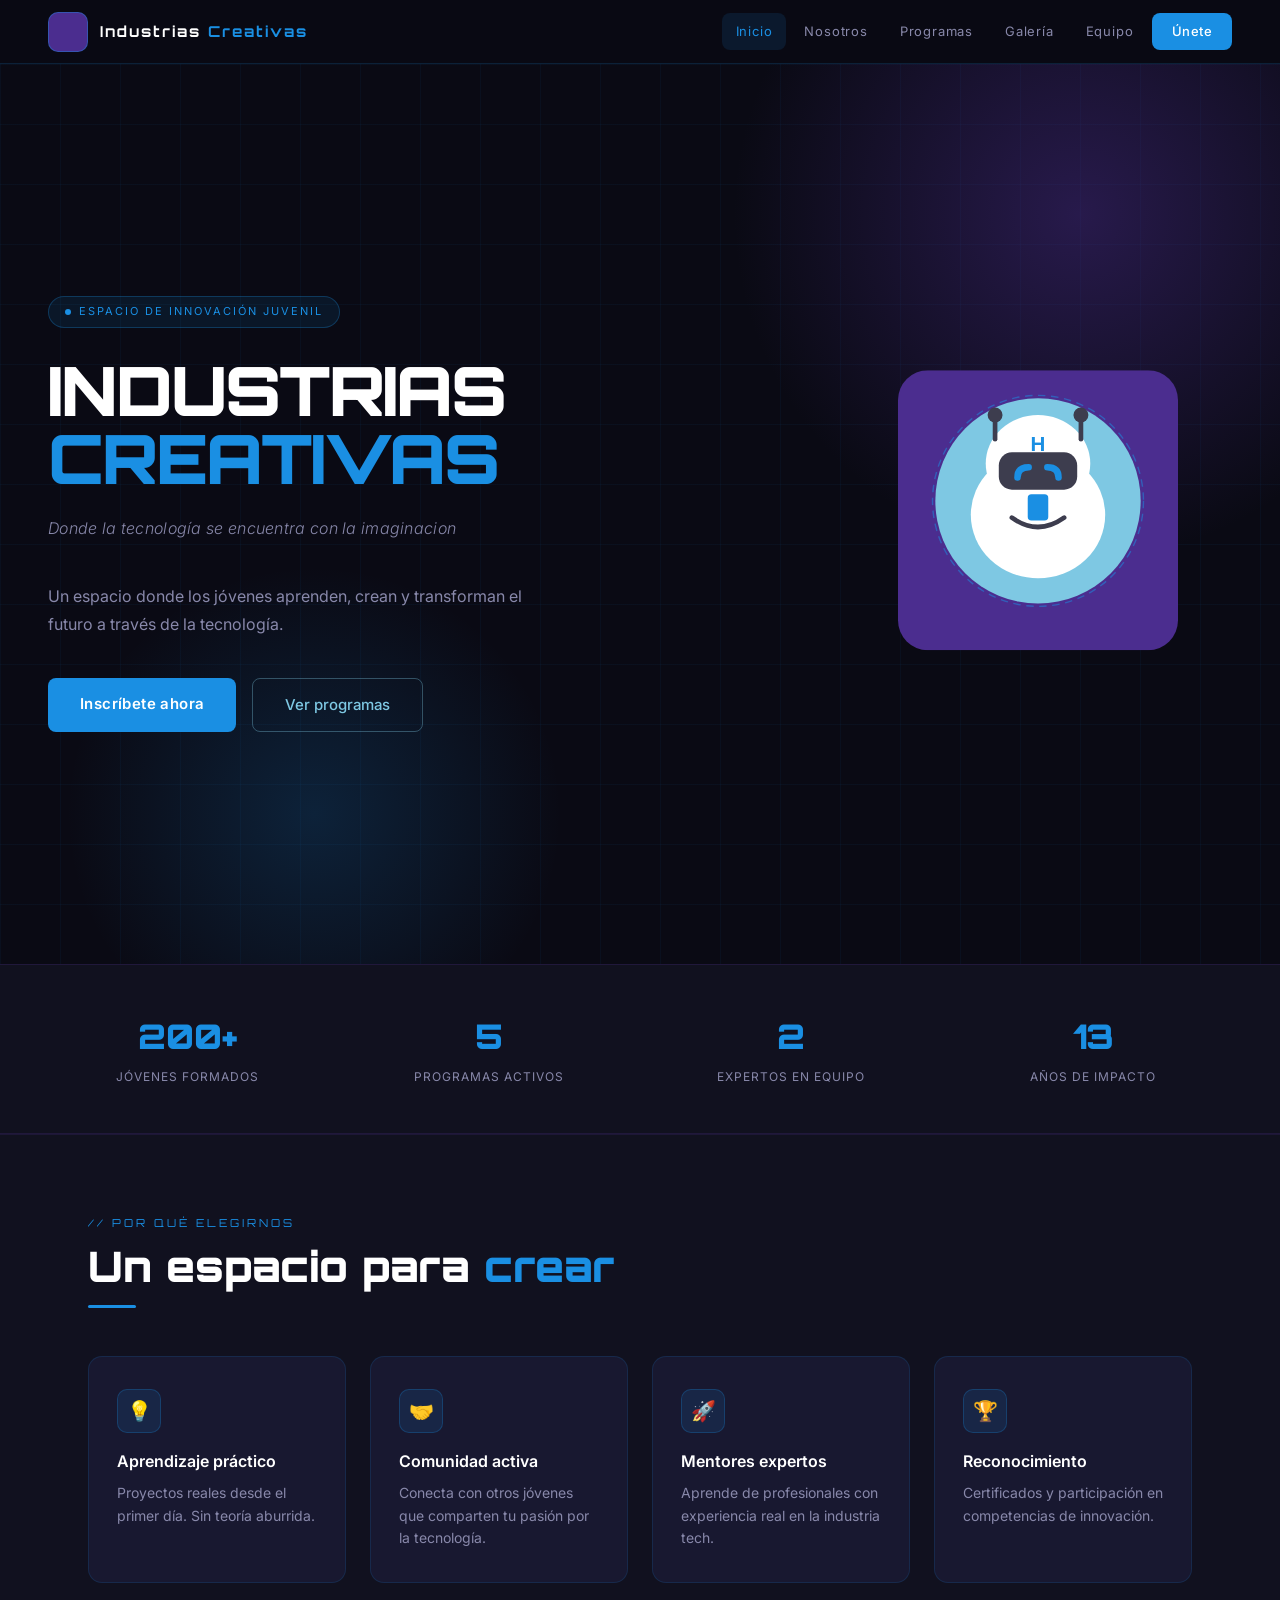
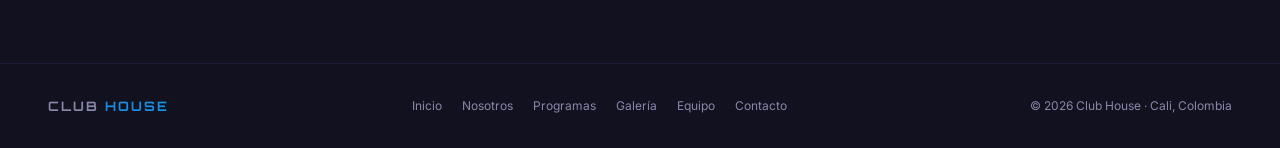
<file: frontend/index.html>
<!DOCTYPE html>
<html lang="es">
<head>
  <meta charset="UTF-8">
  <meta name="viewport" content="width=device-width, initial-scale=1.0">
  <title>Club House — Inicio</title>
  <link rel="stylesheet" href="css/style.css">
  <style>
    .hero {
      min-height: 100vh;
      display: flex; align-items: center;
      padding: 0 48px;
      position: relative; overflow: hidden;
    }
    .glow-purple { width: 700px; height: 700px; top: -200px; right: -150px; }
    .glow-blue   { width: 500px; height: 500px; bottom: -100px; left: 5%; }

    .hero-content { position: relative; z-index: 2; max-width: 640px; }

    .hero h1 {
      font-family: 'Orbitron', monospace;
      font-size: 68px; font-weight: 900;
      line-height: 1.0; color: #fff;
      letter-spacing: -2px; margin-bottom: 22px;
    }
    .hero h1 .accent { color: var(--blue-elec); }

    .hero-slogan {
      font-size: 19px; color: var(--blue-light);
      font-weight: 300; font-style: italic;
      margin-bottom: 14px; letter-spacing: 0.3px;
    }
    .hero p {
      font-size: 16px; color: var(--text-muted);
      margin-bottom: 40px; max-width: 520px; line-height: 1.75;
    }
    .hero-btns { display: flex; gap: 16px; flex-wrap: wrap; }

    /* Robot flotante */
    .hero-robot {
      position: absolute; right: 8%; top: 50%;
      transform: translateY(-50%);
      z-index: 2; animation: float 4s ease-in-out infinite;
    }
    @keyframes float {
      0%,100% { transform: translateY(-50%); }
      50%      { transform: translateY(calc(-50% - 18px)); }
    }

    /* Tarjetas de features */
    .features {
      background: var(--surface);
      border-top: 1px solid rgba(75,45,143,0.2);
    }
    .feature-icon {
      width: 44px; height: 44px;
      background: var(--blue-dim);
      border: 1px solid rgba(26,143,227,0.25);
      border-radius: 10px;
      display: flex; align-items: center; justify-content: center;
      font-size: 20px; margin-bottom: 16px;
    }
    .card h3 {
      font-size: 16px; font-weight: 600; color: #fff; margin-bottom: 8px;
    }
    .card p { font-size: 14px; color: var(--text-muted); line-height: 1.6; }
  </style>
</head>
<body>

<nav>
  <a href="index.html" class="nav-logo">
    <div class="logo-icon"></div>
    <span class="logo-text">Industrias <span>Creativas</span></span>
  </a>
  <ul>
    <li><a href="index.html">Inicio</a></li>
    <li><a href="pages/about.html">Nosotros</a></li>
    <li><a href="pages/programs.html">Programas</a></li>
    <li><a href="pages/gallery.html">Galería</a></li>
    <li><a href="pages/team.html">Equipo</a></li>
    <li><a href="pages/contact.html" class="nav-cta">Únete</a></li>
  </ul>
</nav>

<!-- HERO -->
<div class="page">
  <section class="hero">
    <div class="hero-grid"></div>
    <div class="glow-purple"></div>
    <div class="glow-blue"></div>

    <div class="hero-content">
      <div class="badge">
        <div class="badge-dot"></div>
        Espacio de innovación juvenil
      </div>

      <h1>INDUSTRIAS<br><span class="accent">CREATIVAS</span></h1>
      <p class="hero-slogan">Donde la tecnología se encuentra con la imaginacion</p>
      <p>Un espacio donde los jóvenes aprenden, crean y transforman el futuro a través de la tecnología.</p>

      <div class="hero-btns">
        <a href="pages/contact.html" class="btn-primary">Inscríbete ahora</a>
        <a href="pages/programs.html" class="btn-outline">Ver programas</a>
      </div>
    </div>

    <!-- Robot SVG -->
    <div class="hero-robot">
      <svg width="280" height="280" viewBox="0 0 300 300" fill="none" xmlns="http://www.w3.org/2000/svg">
        <rect width="300" height="300" rx="32" fill="#4B2D8F"/>
        <circle cx="150" cy="140" r="110" fill="#7EC8E3"/>
        <ellipse cx="150" cy="155" rx="72" ry="68" fill="#FFFFFF"/>
        <ellipse cx="150" cy="100" rx="56" ry="52" fill="#FFFFFF"/>
        <rect x="108" y="88" width="84" height="40" rx="14" fill="#3D3D4E"/>
        <path d="M128 115 Q128 104 140 104" stroke="#1A8FE3" stroke-width="7" stroke-linecap="round" fill="none"/>
        <path d="M172 115 Q172 104 160 104" stroke="#1A8FE3" stroke-width="7" stroke-linecap="round" fill="none"/>
        <text x="150" y="87" text-anchor="middle" font-family="Arial" font-weight="900" font-size="22" fill="#1A8FE3">H</text>
        <line x1="104" y1="52" x2="104" y2="74" stroke="#3D3D4E" stroke-width="5" stroke-linecap="round"/>
        <circle cx="104" cy="48" r="8" fill="#3D3D4E"/>
        <line x1="196" y1="52" x2="196" y2="74" stroke="#3D3D4E" stroke-width="5" stroke-linecap="round"/>
        <circle cx="196" cy="48" r="8" fill="#3D3D4E"/>
        <rect x="139" y="133" width="22" height="28" rx="4" fill="#1A8FE3"/>
        <path d="M122 158 Q150 178 178 158" stroke="#3D3D4E" stroke-width="5" stroke-linecap="round" fill="none"/>
        <circle cx="150" cy="140" r="113" stroke="#1A8FE3" stroke-width="1.5" stroke-dasharray="8 6" opacity="0.5"/>
      </svg>
    </div>
  </section>

  <!-- STATS -->
  <div class="stats-bar">
    <div><span class="stat-num">200+</span><span class="stat-label">Jóvenes formados</span></div>
    <div><span class="stat-num">5</span><span class="stat-label">Programas activos</span></div>
    <div><span class="stat-num">2</span><span class="stat-label">Expertos en equipo</span></div>
    <div><span class="stat-num">13</span><span class="stat-label">Años de impacto</span></div>
  </div>

  <!-- FEATURES -->
  <div class="features">
    <div class="section">
      <span class="section-tag">// por qué elegirnos</span>
      <h2 class="page-title">Un espacio para <span>crear</span></h2>
      <div class="divider"></div>
      <div class="grid-4">
        <div class="card" data-animate>
          <div class="feature-icon">💡</div>
          <h3>Aprendizaje práctico</h3>
          <p>Proyectos reales desde el primer día. Sin teoría aburrida.</p>
        </div>
        <div class="card" data-animate>
          <div class="feature-icon">🤝</div>
          <h3>Comunidad activa</h3>
          <p>Conecta con otros jóvenes que comparten tu pasión por la tecnología.</p>
        </div>
        <div class="card" data-animate>
          <div class="feature-icon">🚀</div>
          <h3>Mentores expertos</h3>
          <p>Aprende de profesionales con experiencia real en la industria tech.</p>
        </div>
        <div class="card" data-animate>
          <div class="feature-icon">🏆</div>
          <h3>Reconocimiento</h3>
          <p>Certificados y participación en competencias de innovación.</p>
        </div>
      </div>
    </div>
  </div>
</div>

<footer>
  <span class="footer-logo">CLUB <span>HOUSE</span></span>
  <div class="footer-links">
    <a href="index.html">Inicio</a>
    <a href="pages/about.html">Nosotros</a>
    <a href="pages/programs.html">Programas</a>
    <a href="pages/gallery.html">Galería</a>
    <a href="pages/team.html">Equipo</a>
    <a href="pages/contact.html">Contacto</a>
  </div>
  <p>© 2026 Club House · Cali, Colombia</p>
</footer>

<script src="js/main.js"></script>
</body>
</html>
</file>
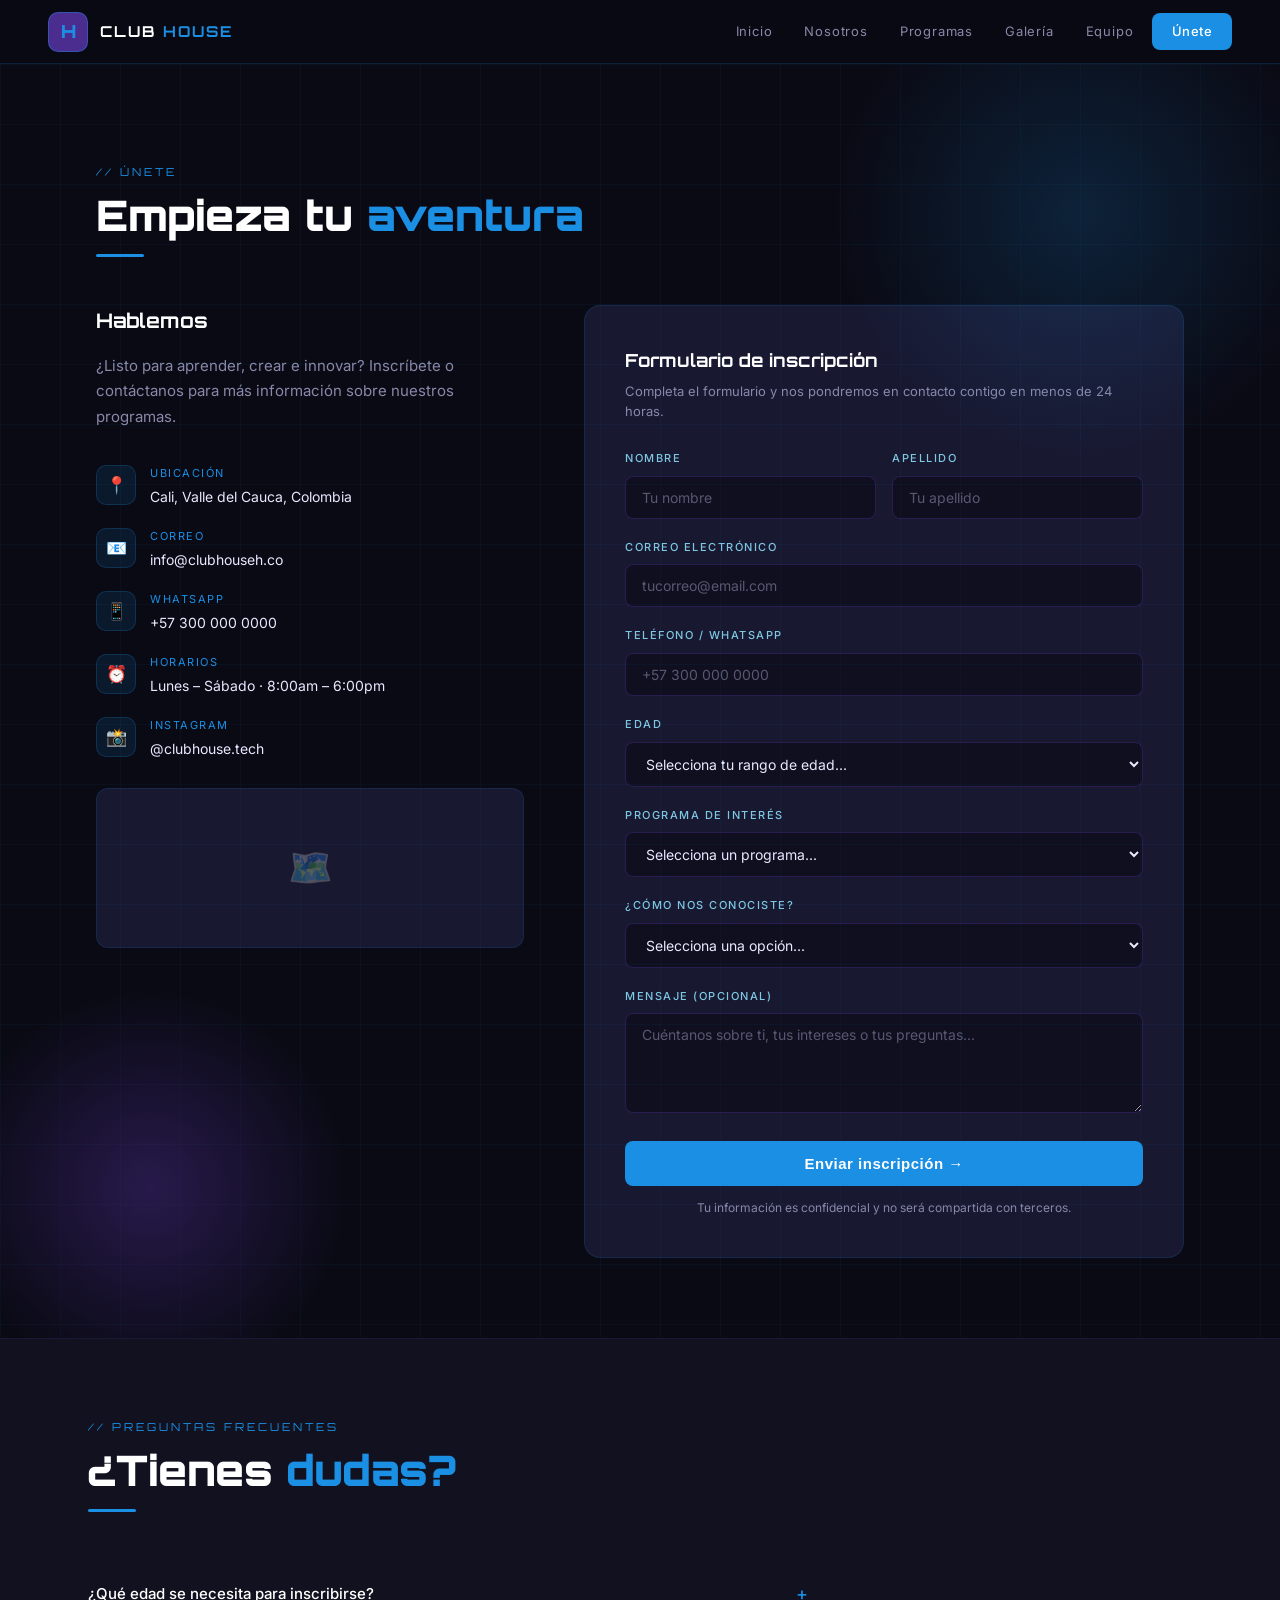
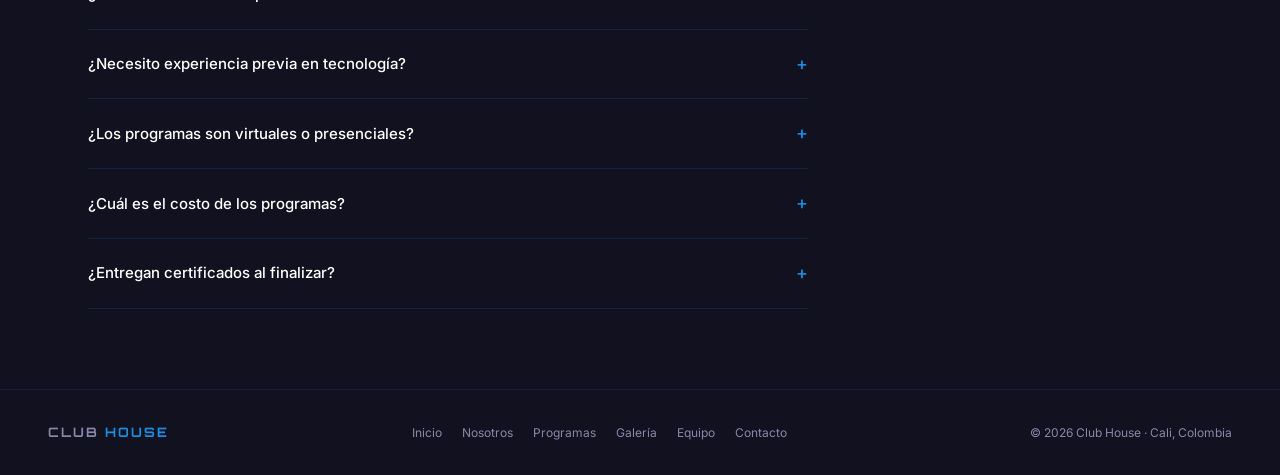
<file: frontend/pages/contact.html>
<!DOCTYPE html>
<html lang="es">
<head>
  <meta charset="UTF-8">
  <meta name="viewport" content="width=device-width, initial-scale=1.0">
  <title>Club House — Contacto</title>
  <link rel="stylesheet" href="../css/style.css">
  <style>
    .contact-hero { padding: 100px 48px 80px; position: relative; overflow: hidden; }
    .glow-blue   { width: 500px; height: 500px; top: -100px; right: -50px; }
    .glow-purple { width: 400px; height: 400px; bottom: -50px; left: -50px; }

    .contact-layout {
      display: grid; grid-template-columns: 1fr 1.4fr; gap: 60px; align-items: start;
    }

    /* Info lado izquierdo */
    .contact-info h3 {
      font-family: 'Orbitron', monospace;
      font-size: 20px; color: #fff; margin-bottom: 16px;
    }
    .contact-info > p {
      font-size: 15px; color: var(--text-muted);
      margin-bottom: 36px; line-height: 1.7;
    }
    .info-item {
      display: flex; align-items: flex-start; gap: 14px; margin-bottom: 20px;
    }
    .info-icon {
      width: 40px; height: 40px; flex-shrink: 0;
      background: var(--blue-dim);
      border: 1px solid rgba(26,143,227,0.2);
      border-radius: 10px;
      display: flex; align-items: center; justify-content: center; font-size: 17px;
    }
    .info-label { font-size: 11px; color: var(--blue-elec); text-transform: uppercase; letter-spacing: 1.5px; margin-bottom: 3px; }
    .info-value { font-size: 14px; color: var(--text); }

    /* Mapa placeholder */
    .map-box {
      margin-top: 28px;
      background: var(--surface2);
      border: 1px solid var(--border);
      border-radius: 12px; height: 160px;
      display: flex; align-items: center; justify-content: center;
      font-size: 36px; color: rgba(126,200,227,0.3);
    }

    /* Formulario */
    .form-card {
      background: var(--surface2);
      border: 1px solid var(--border);
      border-radius: 16px; padding: 40px;
    }
    .form-card h3 {
      font-family: 'Orbitron', monospace;
      font-size: 18px; color: #fff; margin-bottom: 6px;
    }
    .form-card > p {
      font-size: 13px; color: var(--text-muted); margin-bottom: 28px;
    }

    .form-row { display: grid; grid-template-columns: 1fr 1fr; gap: 16px; }

    .form-group { margin-bottom: 20px; }
    .form-group label {
      display: block; font-size: 11px;
      color: var(--blue-light); text-transform: uppercase;
      letter-spacing: 1.5px; margin-bottom: 8px; font-weight: 500;
    }
    .form-group input,
    .form-group select,
    .form-group textarea {
      width: 100%;
      background: rgba(10,10,20,0.6);
      border: 1px solid rgba(75,45,143,0.45);
      border-radius: 8px; padding: 12px 16px;
      color: var(--text); font-size: 14px;
      font-family: 'Inter', sans-serif;
      outline: none;
      transition: border-color 0.2s, background 0.2s;
    }
    .form-group input:focus,
    .form-group select:focus,
    .form-group textarea:focus {
      border-color: var(--blue-elec);
      background: rgba(26,143,227,0.05);
    }
    .form-group input::placeholder,
    .form-group textarea::placeholder { color: rgba(136,136,170,0.6); }
    .form-group select option { background: #181830; }
    .form-group textarea { min-height: 100px; resize: vertical; }

    .form-submit {
      width: 100%;
      background: var(--blue-elec); color: #fff;
      padding: 14px; border-radius: 8px;
      font-size: 15px; font-weight: 600; border: none;
      cursor: pointer; letter-spacing: 0.5px;
      transition: opacity 0.2s;
    }
    .form-submit:hover { opacity: 0.88; }

    .form-note { font-size: 12px; color: var(--text-muted); text-align: center; margin-top: 12px; }

    /* Success state */
    .success-msg {
      display: none; text-align: center; padding: 40px 20px;
    }
    .success-icon { font-size: 56px; margin-bottom: 16px; display: block; }
    .success-msg h4 { font-family: 'Orbitron', monospace; font-size: 18px; color: #fff; margin-bottom: 10px; }
    .success-msg p  { color: var(--text-muted); font-size: 14px; }

    /* FAQ Section */
    .faq-section {
      background: var(--surface);
      border-top: 1px solid rgba(75,45,143,0.2);
    }
    .faq-item {
      border-bottom: 1px solid var(--border); padding: 20px 0;
    }
    .faq-q {
      font-size: 15px; font-weight: 500; color: #fff;
      cursor: pointer; display: flex; justify-content: space-between; align-items: center;
    }
    .faq-q span { color: var(--blue-elec); font-size: 18px; transition: transform 0.2s; }
    .faq-a { font-size: 14px; color: var(--text-muted); line-height: 1.7; margin-top: 12px; display: none; }
    .faq-item.open .faq-q span { transform: rotate(45deg); }
    .faq-item.open .faq-a { display: block; }
  </style>
</head>
<body>

<nav>
  <a href="../index.html" class="nav-logo">
    <div class="logo-icon">H</div>
    <span class="logo-text">CLUB <span>HOUSE</span></span>
  </a>
  <ul>
    <li><a href="../index.html">Inicio</a></li>
    <li><a href="about.html">Nosotros</a></li>
    <li><a href="programs.html">Programas</a></li>
    <li><a href="gallery.html">Galería</a></li>
    <li><a href="team.html">Equipo</a></li>
    <li><a href="contact.html" class="nav-cta">Únete</a></li>
  </ul>
</nav>

<div class="page">
  <div class="contact-hero">
    <div class="hero-grid"></div>
    <div class="glow-blue"></div>
    <div class="glow-purple"></div>

    <div class="section" style="padding-top:0; padding-bottom:0;">
      <span class="section-tag">// únete</span>
      <h1 class="page-title">Empieza tu <span>aventura</span></h1>
      <div class="divider"></div>

      <div class="contact-layout">
        <!-- INFO -->
        <div class="contact-info" data-animate>
          <h3>Hablemos</h3>
          <p>¿Listo para aprender, crear e innovar? Inscríbete o contáctanos para más información sobre nuestros programas.</p>

          <div class="info-item">
            <div class="info-icon">📍</div>
            <div>
              <div class="info-label">Ubicación</div>
              <div class="info-value">Cali, Valle del Cauca, Colombia</div>
            </div>
          </div>
          <div class="info-item">
            <div class="info-icon">📧</div>
            <div>
              <div class="info-label">Correo</div>
              <div class="info-value">info@clubhouseh.co</div>
            </div>
          </div>
          <div class="info-item">
            <div class="info-icon">📱</div>
            <div>
              <div class="info-label">WhatsApp</div>
              <div class="info-value">+57 300 000 0000</div>
            </div>
          </div>
          <div class="info-item">
            <div class="info-icon">⏰</div>
            <div>
              <div class="info-label">Horarios</div>
              <div class="info-value">Lunes – Sábado · 8:00am – 6:00pm</div>
            </div>
          </div>
          <div class="info-item">
            <div class="info-icon">📸</div>
            <div>
              <div class="info-label">Instagram</div>
              <div class="info-value">@clubhouse.tech</div>
            </div>
          </div>

          <div class="map-box">🗺️</div>
        </div>

        <!-- FORM -->
        <div class="form-card" data-animate>
          <h3>Formulario de inscripción</h3>
          <p>Completa el formulario y nos pondremos en contacto contigo en menos de 24 horas.</p>

          <div id="form-content">
            <div class="form-row">
              <div class="form-group">
                <label>Nombre</label>
                <input type="text" id="nombre" placeholder="Tu nombre">
              </div>
              <div class="form-group">
                <label>Apellido</label>
                <input type="text" id="apellido" placeholder="Tu apellido">
              </div>
            </div>
            <div class="form-group">
              <label>Correo electrónico</label>
              <input type="email" id="email" placeholder="tucorreo@email.com">
            </div>
            <div class="form-group">
              <label>Teléfono / WhatsApp</label>
              <input type="tel" id="telefono" placeholder="+57 300 000 0000">
            </div>
            <div class="form-group">
              <label>Edad</label>
              <select id="edad">
                <option value="">Selecciona tu rango de edad...</option>
                <option>10 – 13 años</option>
                <option>14 – 17 años</option>
                <option>18 – 22 años</option>
                <option>23 años o más</option>
              </select>
            </div>
            <div class="form-group">
              <label>Programa de interés</label>
              <select id="programa">
                <option value="">Selecciona un programa...</option>
                <option>Programación</option>
                <option>Robótica</option>
                <option>Diseño 2D y 3D</option>
                <option>Laboratorio tecnológico</option>
                <option>Iniciación en tecnología</option>
                <option>Tecnología saber pacífico</option>
                <option>No sé, quiero asesoría</option>
              </select>
            </div>
            <div class="form-group">
              <label>¿Cómo nos conociste?</label>
              <select id="fuente">
                <option value="">Selecciona una opción...</option>
                <option>Instagram</option>
                <option>WhatsApp / amigo</option>
                <option>Google</option>
                <option>Colegio / universidad</option>
                <option>Otro</option>
              </select>
            </div>
            <div class="form-group">
              <label>Mensaje (opcional)</label>
              <textarea id="mensaje" placeholder="Cuéntanos sobre ti, tus intereses o tus preguntas..."></textarea>
            </div>
            <button class="form-submit" onclick="submitForm()">Enviar inscripción →</button>
            <p class="form-note">Tu información es confidencial y no será compartida con terceros.</p>
          </div>

          <div class="success-msg" id="success-msg">
            <span class="success-icon">🚀</span>
            <h4>¡Inscripción enviada!</h4>
            <p>Gracias por unirte al Club House. Te contactaremos en las próximas 24 horas al correo que registraste.</p>
          </div>
        </div>
      </div>
    </div>
  </div>

  <!-- FAQ -->
  <div class="faq-section">
    <div class="section">
      <span class="section-tag">// preguntas frecuentes</span>
      <h2 class="page-title">¿Tienes <span>dudas?</span></h2>
      <div class="divider"></div>

      <div style="max-width: 720px;">
        <div class="faq-item">
          <div class="faq-q" onclick="toggleFaq(this)">
            ¿Qué edad se necesita para inscribirse?
            <span>+</span>
          </div>
          <div class="faq-a">Nuestros programas están diseñados para jóvenes desde los 10 años en adelante. Algunos programas avanzados son ideales para mayores de 14 años. ¡Contáctanos y te ayudamos a elegir!</div>
        </div>
        <div class="faq-item">
          <div class="faq-q" onclick="toggleFaq(this)">
            ¿Necesito experiencia previa en tecnología?
            <span>+</span>
          </div>
          <div class="faq-a">¡Para nada! Tenemos programas para todos los niveles, desde cero hasta niveles más avanzados. Lo único que necesitas es curiosidad y ganas de aprender.</div>
        </div>
        <div class="faq-item">
          <div class="faq-q" onclick="toggleFaq(this)">
            ¿Los programas son virtuales o presenciales?
            <span>+</span>
          </div>
          <div class="faq-a">Ofrecemos ambas modalidades. Tenemos talleres presenciales en Cali y opciones virtuales para estudiantes de otras ciudades. También hay algunos programas en modalidad híbrida.</div>
        </div>
        <div class="faq-item">
          <div class="faq-q" onclick="toggleFaq(this)">
            ¿Cuál es el costo de los programas?
            <span>+</span>
          </div>
          <div class="faq-a">Los costos varían según el programa y la modalidad. Contáctanos directamente para recibir información actualizada sobre tarifas, becas y planes de pago disponibles.</div>
        </div>
        <div class="faq-item">
          <div class="faq-q" onclick="toggleFaq(this)">
            ¿Entregan certificados al finalizar?
            <span>+</span>
          </div>
          <div class="faq-a">Sí. Al completar satisfactoriamente cada programa, los estudiantes reciben un certificado digital de participación avalado por Club House. También apoyamos a nuestros mejores estudiantes para obtener certificaciones internacionales.</div>
        </div>
      </div>
    </div>
  </div>
</div>

<footer>
  <span class="footer-logo">CLUB <span>HOUSE</span></span>
  <div class="footer-links">
    <a href="../index.html">Inicio</a>
    <a href="about.html">Nosotros</a>
    <a href="programs.html">Programas</a>
    <a href="gallery.html">Galería</a>
    <a href="team.html">Equipo</a>
    <a href="contact.html">Contacto</a>
  </div>
  <p>© 2026 Club House · Cali, Colombia</p>
</footer>

<script src="../js/main.js"></script>
<script src="../js/api.js"></script>
<script>
async function submitForm() {
  const btn     = document.querySelector('.form-submit');
  const nombre  = document.getElementById('nombre').value.trim();
  const apellido= document.getElementById('apellido').value.trim();
  const email   = document.getElementById('email').value.trim();
  const telefono= document.getElementById('telefono').value.trim();
  const edad    = document.getElementById('edad').value;
  const programa= document.getElementById('programa').value;
  const fuente  = document.getElementById('fuente').value;
  const mensaje = document.getElementById('mensaje').value.trim();

  // Validación básica
  if (!nombre || !email) {
    UI.toast('Por favor ingresa tu nombre y correo.', 'error');
    return;
  }
  if (!email.includes('@')) {
    UI.toast('El correo no parece válido.', 'error');
    return;
  }

  // Poner botón en modo carga
  UI.setLoading(btn, true);

  try {
    // Llamada real al backend Django
    await API.usuarios.inscribir({
      nombre, apellido, email, telefono,
      edad, programa, fuente, mensaje
    });

    // Mostrar pantalla de éxito
    document.getElementById('form-content').style.display = 'none';
    document.getElementById('success-msg').style.display  = 'block';
    UI.toast('¡Inscripción enviada con éxito!', 'success');

  } catch (error) {
    // Manejar errores comunes
    if (error.message.includes('email') || error.message.includes('already')) {
      UI.toast('Ese correo ya está registrado.', 'error');
    } else {
      UI.toast(error.message || 'Ocurrió un error. Intenta de nuevo.', 'error');
    }
    UI.setLoading(btn, false);
  }
}

function toggleFaq(el) {
  const item = el.parentElement;
  item.classList.toggle('open');
}
</script>
</body>
</html>
</file>
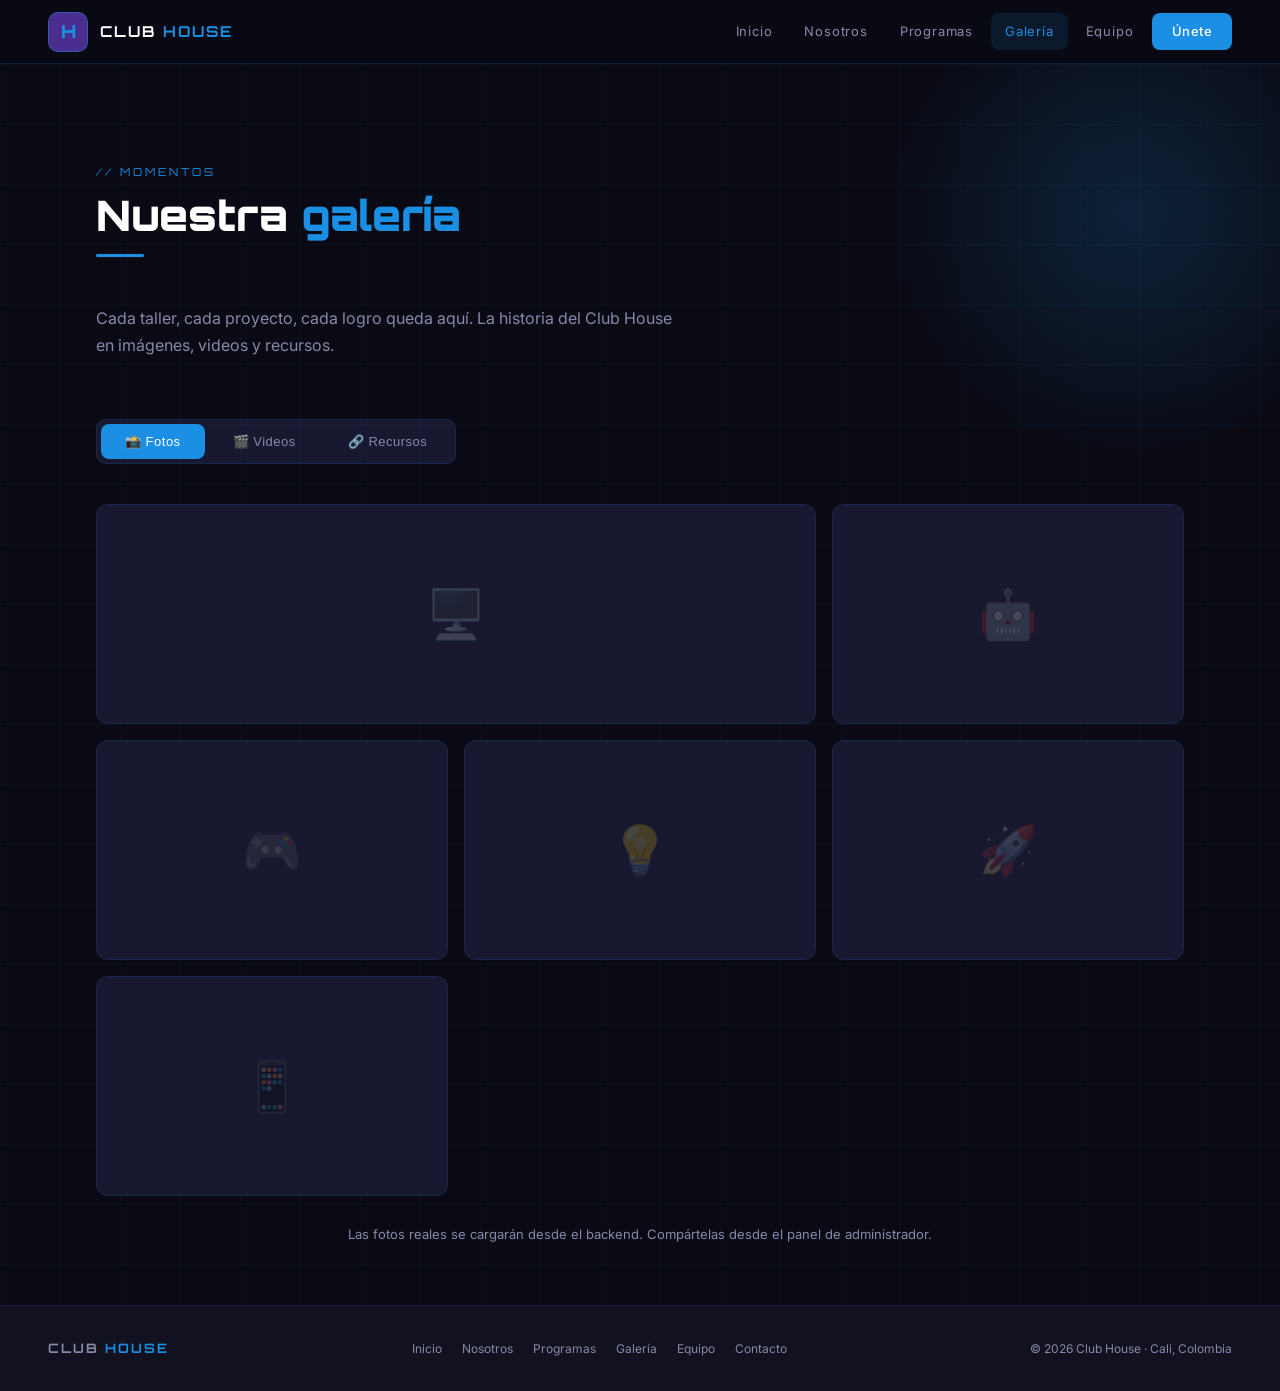
<file: frontend/pages/gallery.html>
<!DOCTYPE html>
<html lang="es">
<head>
  <meta charset="UTF-8">
  <meta name="viewport" content="width=device-width, initial-scale=1.0">
  <title>Club House — Galería</title>
  <link rel="stylesheet" href="../css/style.css">
  <style>
    .gallery-hero { padding: 100px 48px 60px; position: relative; overflow: hidden; }
    .glow-blue { width: 500px; height: 500px; top: -100px; right: -100px; }

    .media-tabs {
      display: flex; gap: 4px; margin-bottom: 40px;
      background: var(--surface2); border-radius: 10px;
      padding: 4px; width: fit-content;
      border: 1px solid var(--border);
    }
    .tab-btn {
      background: transparent; border: none;
      padding: 10px 24px; border-radius: 8px;
      font-size: 13px; color: var(--text-muted);
      cursor: pointer; transition: all 0.2s; letter-spacing: 0.5px;
    }
    .tab-btn.active {
      background: var(--blue-elec); color: #fff;
    }

    /* Fotos grid */
    .photos-grid {
      display: grid;
      grid-template-columns: repeat(3, 1fr);
      grid-auto-rows: 220px;
      gap: 16px;
    }
    .photo-item {
      background: var(--surface2);
      border: 1px solid var(--border);
      border-radius: 12px; overflow: hidden;
      position: relative; cursor: pointer;
      transition: border-color 0.2s, transform 0.2s;
      display: flex; align-items: center; justify-content: center;
    }
    .photo-item:hover { border-color: var(--border-hover); transform: scale(1.02); }
    .photo-item.wide { grid-column: span 2; }
    .photo-item.tall { grid-row: span 2; }

    .photo-item img {
      width: 100%; height: 100%; object-fit: cover;
    }
    .photo-placeholder {
      font-size: 48px; opacity: 0.2;
    }
    .photo-overlay {
      position: absolute; inset: 0;
      background: linear-gradient(to top, rgba(10,10,20,0.85) 0%, transparent 60%);
      opacity: 0; transition: opacity 0.2s;
      display: flex; align-items: flex-end; padding: 16px;
    }
    .photo-item:hover .photo-overlay { opacity: 1; }
    .photo-label { font-size: 13px; color: #fff; font-weight: 500; }

    /* Videos grid */
    .videos-grid {
      display: grid; grid-template-columns: repeat(2, 1fr); gap: 24px;
    }
    .video-card {
      background: var(--surface2);
      border: 1px solid var(--border);
      border-radius: 14px; overflow: hidden;
      transition: border-color 0.2s;
    }
    .video-card:hover { border-color: var(--border-hover); }
    .video-thumb {
      aspect-ratio: 16/9; background: var(--bg);
      display: flex; align-items: center; justify-content: center;
      position: relative; overflow: hidden;
    }
    .video-thumb iframe {
      width: 100%; height: 100%; border: none;
    }
    .video-placeholder {
      font-size: 48px; opacity: 0.25;
    }
    .play-btn {
      position: absolute;
      width: 56px; height: 56px; border-radius: 50%;
      background: rgba(26,143,227,0.9);
      display: flex; align-items: center; justify-content: center;
      font-size: 22px; cursor: pointer;
      transition: transform 0.2s;
    }
    .play-btn:hover { transform: scale(1.1); }
    .video-info { padding: 20px; }
    .video-info h4 { font-size: 15px; color: #fff; margin-bottom: 6px; }
    .video-info p  { font-size: 13px; color: var(--text-muted); }

    /* Links section */
    .links-grid { display: flex; flex-direction: column; gap: 14px; }
    .link-card {
      background: var(--surface2);
      border: 1px solid var(--border);
      border-radius: 12px; padding: 20px 24px;
      display: flex; align-items: center; gap: 20px;
      text-decoration: none; transition: border-color 0.2s;
    }
    .link-card:hover { border-color: var(--border-hover); }
    .link-icon {
      width: 44px; height: 44px; flex-shrink: 0;
      background: var(--blue-dim); border-radius: 10px;
      display: flex; align-items: center; justify-content: center;
      font-size: 20px;
    }
    .link-title { font-size: 15px; font-weight: 500; color: #fff; margin-bottom: 4px; }
    .link-url   { font-size: 12px; color: var(--blue-elec); }
    .link-arrow { margin-left: auto; color: var(--text-muted); font-size: 18px; }

    .hidden { display: none !important; }
  </style>
</head>
<body>

<nav>
  <a href="../index.html" class="nav-logo">
    <div class="logo-icon">H</div>
    <span class="logo-text">CLUB <span>HOUSE</span></span>
  </a>
  <ul>
    <li><a href="../index.html">Inicio</a></li>
    <li><a href="about.html">Nosotros</a></li>
    <li><a href="programs.html">Programas</a></li>
    <li><a href="gallery.html">Galería</a></li>
    <li><a href="team.html">Equipo</a></li>
    <li><a href="contact.html" class="nav-cta">Únete</a></li>
  </ul>
</nav>

<div class="page">
  <div class="gallery-hero">
    <div class="hero-grid"></div>
    <div class="glow-blue"></div>

    <div class="section" style="padding-top:0; padding-bottom:0;">
      <span class="section-tag">// momentos</span>
      <h1 class="page-title">Nuestra <span>galería</span></h1>
      <div class="divider"></div>
      <p class="page-sub">Cada taller, cada proyecto, cada logro queda aquí. La historia del Club House en imágenes, videos y recursos.</p>

      <!-- Tabs -->
      <div class="media-tabs">
        <button class="tab-btn active" onclick="switchTab('photos', this)">📸 Fotos</button>
        <button class="tab-btn" onclick="switchTab('videos', this)">🎬 Videos</button>
        <button class="tab-btn" onclick="switchTab('links', this)">🔗 Recursos</button>
      </div>

      <!-- FOTOS -->
      <div id="tab-photos">
        <div class="photos-grid" id="photos-grid">
          <div class="photo-item wide">
            <div class="photo-placeholder">🖥️</div>
            <div class="photo-overlay"><span class="photo-label">Hackathon 2024</span></div>
          </div>
          <div class="photo-item">
            <div class="photo-placeholder">🤖</div>
            <div class="photo-overlay"><span class="photo-label">Taller Robótica</span></div>
          </div>
          <div class="photo-item">
            <div class="photo-placeholder">🎮</div>
            <div class="photo-overlay"><span class="photo-label">Game Jam</span></div>
          </div>
          <div class="photo-item">
            <div class="photo-placeholder">💡</div>
            <div class="photo-overlay"><span class="photo-label">Demo Day</span></div>
          </div>
          <div class="photo-item">
            <div class="photo-placeholder">🚀</div>
            <div class="photo-overlay"><span class="photo-label">Graduación</span></div>
          </div>
          <div class="photo-item">
            <div class="photo-placeholder">📱</div>
            <div class="photo-overlay"><span class="photo-label">App Workshop</span></div>
          </div>
        </div>
        <p style="text-align:center; margin-top:28px; font-size:13px; color:var(--text-muted);">Las fotos reales se cargarán desde el backend. Compártelas desde el panel de administrador.</p>
      </div>

      <!-- VIDEOS -->
      <div id="tab-videos" class="hidden">
        <div class="videos-grid" id="videos-grid">
          <div class="video-card">
            <div class="video-thumb">
              <div class="video-placeholder">🎬</div>
              <div class="play-btn">▶</div>
            </div>
            <div class="video-info">
              <h4>Hackathon 2024 — Highlights</h4>
              <p>Resumen del hackathon anual del Club House con todos los proyectos finalistas.</p>
            </div>
          </div>
          <div class="video-card">
            <div class="video-thumb">
              <div class="video-placeholder">🤖</div>
              <div class="play-btn">▶</div>
            </div>
            <div class="video-info">
              <h4>Intro a Robótica — Sesión 1</h4>
              <p>Primera sesión del taller de robótica. Aprende a armar tu primer robot.</p>
            </div>
          </div>
          <div class="video-card">
            <div class="video-thumb">
              <div class="video-placeholder">💻</div>
              <div class="play-btn">▶</div>
            </div>
            <div class="video-info">
              <h4>Crea tu primera app web</h4>
              <p>Tutorial paso a paso para construir tu primer proyecto en HTML, CSS y JS.</p>
            </div>
          </div>
          <div class="video-card">
            <div class="video-thumb">
              <div class="video-placeholder">🎮</div>
              <div class="play-btn">▶</div>
            </div>
            <div class="video-info">
              <h4>Game Jam 2024 — Demo</h4>
              <p>Presentación de los videojuegos creados en 48 horas por nuestros estudiantes.</p>
            </div>
          </div>
        </div>
        <p style="margin-top:28px; font-size:13px; color:var(--text-muted); text-align:center;">Los videos se agregan como links de YouTube desde el panel de administrador.</p>
      </div>

      <!-- LINKS / RECURSOS -->
      <div id="tab-links" class="hidden">
        <div class="links-grid" id="links-grid">
          <a href="#" class="link-card">
            <div class="link-icon">📚</div>
            <div>
              <div class="link-title">Guía de inicio — Programación Web</div>
              <div class="link-url">recursos.clubhouse.co/guia-web</div>
            </div>
            <span class="link-arrow">↗</span>
          </a>
          <a href="#" class="link-card">
            <div class="link-icon">🤖</div>
            <div>
              <div class="link-title">Kit de Robótica — Materiales necesarios</div>
              <div class="link-url">recursos.clubhouse.co/kit-robotica</div>
            </div>
            <span class="link-arrow">↗</span>
          </a>
          <a href="#" class="link-card">
            <div class="link-icon">🎓</div>
            <div>
              <div class="link-title">Plataforma de cursos online</div>
              <div class="link-url">aprende.clubhouse.co</div>
            </div>
            <span class="link-arrow">↗</span>
          </a>
          <a href="#" class="link-card">
            <div class="link-icon">💬</div>
            <div>
              <div class="link-title">Comunidad en Discord</div>
              <div class="link-url">discord.gg/clubhouse-tech</div>
            </div>
            <span class="link-arrow">↗</span>
          </a>
          <a href="#" class="link-card">
            <div class="link-icon">📄</div>
            <div>
              <div class="link-title">Reglamento y políticas del Club</div>
              <div class="link-url">clubhouse.co/docs/reglamento.pdf</div>
            </div>
            <span class="link-arrow">↗</span>
          </a>
        </div>
        <p style="margin-top:28px; font-size:13px; color:var(--text-muted); text-align:center;">Los recursos y links se administran desde el panel de administrador.</p>
      </div>

    </div>
  </div>
</div>

<footer>
  <span class="footer-logo">CLUB <span>HOUSE</span></span>
  <div class="footer-links">
    <a href="../index.html">Inicio</a>
    <a href="about.html">Nosotros</a>
    <a href="programs.html">Programas</a>
    <a href="gallery.html">Galería</a>
    <a href="team.html">Equipo</a>
    <a href="contact.html">Contacto</a>
  </div>
  <p>© 2026 Club House · Cali, Colombia</p>
</footer>

<script src="../js/main.js"></script>
<script src="../js/api.js"></script>
<script>
function switchTab(tab, btn) {
  document.querySelectorAll('.tab-btn').forEach(b => b.classList.remove('active'));
  btn.classList.add('active');
  ['photos','videos','links'].forEach(t => {
    document.getElementById('tab-'+t).classList.toggle('hidden', t !== tab);
  });
}
</script>
</body>
</html>
</file>
<file: frontend/css/style.css>
@import url('https://fonts.googleapis.com/css2?family=Orbitron:wght@400;700;900&family=Inter:wght@300;400;500;600&display=swap');

:root {
  --purple: #4B2D8F;
  --purple-dark: #2a1850;
  --purple-light: rgba(75,45,143,0.15);
  --blue-light: #7EC8E3;
  --blue-elec: #1A8FE3;
  --blue-dim: rgba(26,143,227,0.12);
  --gray-dark: #3D3D4E;
  --bg: #0a0a14;
  --surface: #11111f;
  --surface2: #181830;
  --border: rgba(26,143,227,0.15);
  --border-hover: rgba(26,143,227,0.4);
  --text: #e8e8ff;
  --text-muted: #8888aa;
  --nav-h: 64px;
}

* { margin: 0; padding: 0; box-sizing: border-box; }

html { scroll-behavior: smooth; }

body {
  font-family: 'Inter', sans-serif;
  background: var(--bg);
  color: var(--text);
  line-height: 1.6;
  overflow-x: hidden;
  min-height: 100vh;
}

/* ── NAV ── */
nav {
  position: fixed; top: 0; width: 100%; z-index: 100;
  background: rgba(10,10,20,0.94);
  backdrop-filter: blur(14px);
  border-bottom: 1px solid rgba(30,143,227,0.18);
  padding: 0 48px;
  display: flex; align-items: center; justify-content: space-between;
  height: var(--nav-h);
}

.nav-logo {
  display: flex; align-items: center; gap: 12px;
  text-decoration: none;
}

.logo-icon {
  width: 40px; height: 40px;
  background: var(--purple);
  border-radius: 10px;
  display: flex; align-items: center; justify-content: center;
  font-family: 'Orbitron', monospace;
  font-weight: 900; font-size: 18px;
  color: var(--blue-elec);
  border: 1px solid rgba(26,143,227,0.4);
  flex-shrink: 0;
}

.logo-text {
  font-family: 'Orbitron', monospace;
  font-weight: 700; font-size: 15px;
  color: #fff; letter-spacing: 2px;
}
.logo-text span { color: var(--blue-elec); }

nav ul {
  list-style: none;
  display: flex; gap: 4px; align-items: center;
}

nav ul li a {
  text-decoration: none;
  color: var(--text-muted);
  font-size: 13px;
  letter-spacing: 0.8px;
  padding: 8px 14px;
  border-radius: 8px;
  transition: color 0.2s, background 0.2s;
  display: block;
}

nav ul li a:hover { color: #fff; background: rgba(255,255,255,0.06); }
nav ul li a.active { color: var(--blue-elec); background: var(--blue-dim); }

.nav-cta {
  background: var(--blue-elec) !important;
  color: #fff !important;
  padding: 8px 20px !important;
  border-radius: 8px !important;
  font-weight: 500 !important;
  letter-spacing: 0.5px !important;
}
.nav-cta:hover { opacity: 0.88 !important; background: var(--blue-elec) !important; }

/* ── PAGE WRAPPER ── */
.page {
  padding-top: var(--nav-h);
  min-height: 100vh;
}

/* ── HERO BG EFFECTS ── */
.hero-grid {
  position: absolute; inset: 0; pointer-events: none;
  background-image:
    linear-gradient(rgba(26,143,227,0.05) 1px, transparent 1px),
    linear-gradient(90deg, rgba(26,143,227,0.05) 1px, transparent 1px);
  background-size: 60px 60px;
}

.glow-purple {
  position: absolute; pointer-events: none; border-radius: 50%;
  background: radial-gradient(circle, rgba(75,45,143,0.45) 0%, transparent 70%);
}
.glow-blue {
  position: absolute; pointer-events: none; border-radius: 50%;
  background: radial-gradient(circle, rgba(26,143,227,0.18) 0%, transparent 70%);
}

/* ── SECTION COMMONS ── */
.section {
  padding: 80px 48px;
  max-width: 1200px;
  margin: 0 auto;
}

.section-tag {
  font-size: 11px; color: var(--blue-elec);
  text-transform: uppercase; letter-spacing: 3px;
  margin-bottom: 10px; display: block;
  font-family: 'Orbitron', monospace;
}

h1.page-title, h2.page-title {
  font-family: 'Orbitron', monospace;
  font-size: 42px; font-weight: 900;
  color: #fff; line-height: 1.1;
  margin-bottom: 16px;
}
h1.page-title span, h2.page-title span { color: var(--blue-elec); }

.page-sub {
  font-size: 16px; color: var(--text-muted);
  max-width: 580px; margin-bottom: 60px;
  line-height: 1.7;
}

.divider {
  width: 48px; height: 3px;
  background: var(--blue-elec);
  border-radius: 2px; margin-bottom: 48px;
}

/* ── CARDS ── */
.card {
  background: var(--surface2);
  border: 1px solid var(--border);
  border-radius: 14px;
  padding: 32px 28px;
  transition: border-color 0.25s, transform 0.25s;
  position: relative; overflow: hidden;
}

.card::before {
  content: '';
  position: absolute; top: 0; left: 0; right: 0;
  height: 2px; background: var(--blue-elec);
  opacity: 0; transition: opacity 0.25s;
}

.card:hover { border-color: var(--border-hover); transform: translateY(-4px); }
.card:hover::before { opacity: 1; }

/* ── BUTTONS ── */
.btn-primary {
  background: var(--blue-elec); color: #fff;
  padding: 14px 32px; border-radius: 8px;
  font-weight: 600; font-size: 15px;
  text-decoration: none; border: none; cursor: pointer;
  display: inline-block; letter-spacing: 0.4px;
  transition: opacity 0.2s, transform 0.2s;
}
.btn-primary:hover { opacity: 0.88; transform: translateY(-1px); }

.btn-outline {
  background: transparent; color: var(--blue-light);
  padding: 14px 32px; border-radius: 8px;
  font-weight: 500; font-size: 15px;
  text-decoration: none; display: inline-block;
  border: 1px solid rgba(126,200,227,0.35);
  transition: background 0.2s;
}
.btn-outline:hover { background: rgba(126,200,227,0.08); }

/* ── BADGE ── */
.badge {
  display: inline-flex; align-items: center; gap: 8px;
  background: rgba(26,143,227,0.1);
  border: 1px solid rgba(26,143,227,0.28);
  border-radius: 100px; padding: 6px 16px;
  font-size: 11px; color: var(--blue-elec);
  letter-spacing: 2px; text-transform: uppercase;
  margin-bottom: 28px;
}
.badge-dot {
  width: 6px; height: 6px; border-radius: 50%;
  background: var(--blue-elec);
  animation: pulse 2s infinite;
}
@keyframes pulse {
  0%,100% { opacity:1; transform:scale(1); }
  50%      { opacity:0.4; transform:scale(0.75); }
}

/* ── STATS BAR ── */
.stats-bar {
  background: var(--surface);
  border-top: 1px solid rgba(75,45,143,0.25);
  border-bottom: 1px solid rgba(75,45,143,0.25);
  padding: 44px 48px;
  display: grid; grid-template-columns: repeat(4,1fr);
  gap: 24px; text-align: center;
}
.stat-num {
  font-family: 'Orbitron', monospace;
  font-size: 34px; font-weight: 900;
  color: var(--blue-elec); display: block;
}
.stat-label {
  font-size: 12px; color: var(--text-muted);
  text-transform: uppercase; letter-spacing: 1px; margin-top: 4px;
}

/* ── FOOTER ── */
footer {
  background: var(--surface);
  border-top: 1px solid rgba(75,45,143,0.25);
  padding: 32px 48px;
  display: flex; align-items: center; justify-content: space-between;
  flex-wrap: wrap; gap: 16px;
}
.footer-logo {
  font-family: 'Orbitron', monospace;
  font-weight: 700; font-size: 13px;
  color: var(--text-muted); letter-spacing: 2px;
}
.footer-logo span { color: var(--blue-elec); }
footer p { font-size: 12px; color: var(--text-muted); }

.footer-links { display: flex; gap: 20px; }
.footer-links a {
  font-size: 12px; color: var(--text-muted);
  text-decoration: none; transition: color 0.2s;
}
.footer-links a:hover { color: var(--blue-elec); }

/* ── GRID HELPERS ── */
.grid-2 { display: grid; grid-template-columns: 1fr 1fr; gap: 40px; }
.grid-3 { display: grid; grid-template-columns: repeat(3,1fr); gap: 24px; }
.grid-4 { display: grid; grid-template-columns: repeat(4,1fr); gap: 24px; }

@media (max-width: 900px) {
  nav { padding: 0 20px; }
  nav ul { gap: 0; }
  nav ul li a { padding: 8px 10px; font-size: 12px; }
  .section { padding: 60px 20px; }
  h1.page-title, h2.page-title { font-size: 30px; }
  .grid-2, .grid-3, .grid-4 { grid-template-columns: 1fr; }
  .stats-bar { grid-template-columns: repeat(2,1fr); }
  footer { flex-direction: column; text-align: center; }
}
</file>
